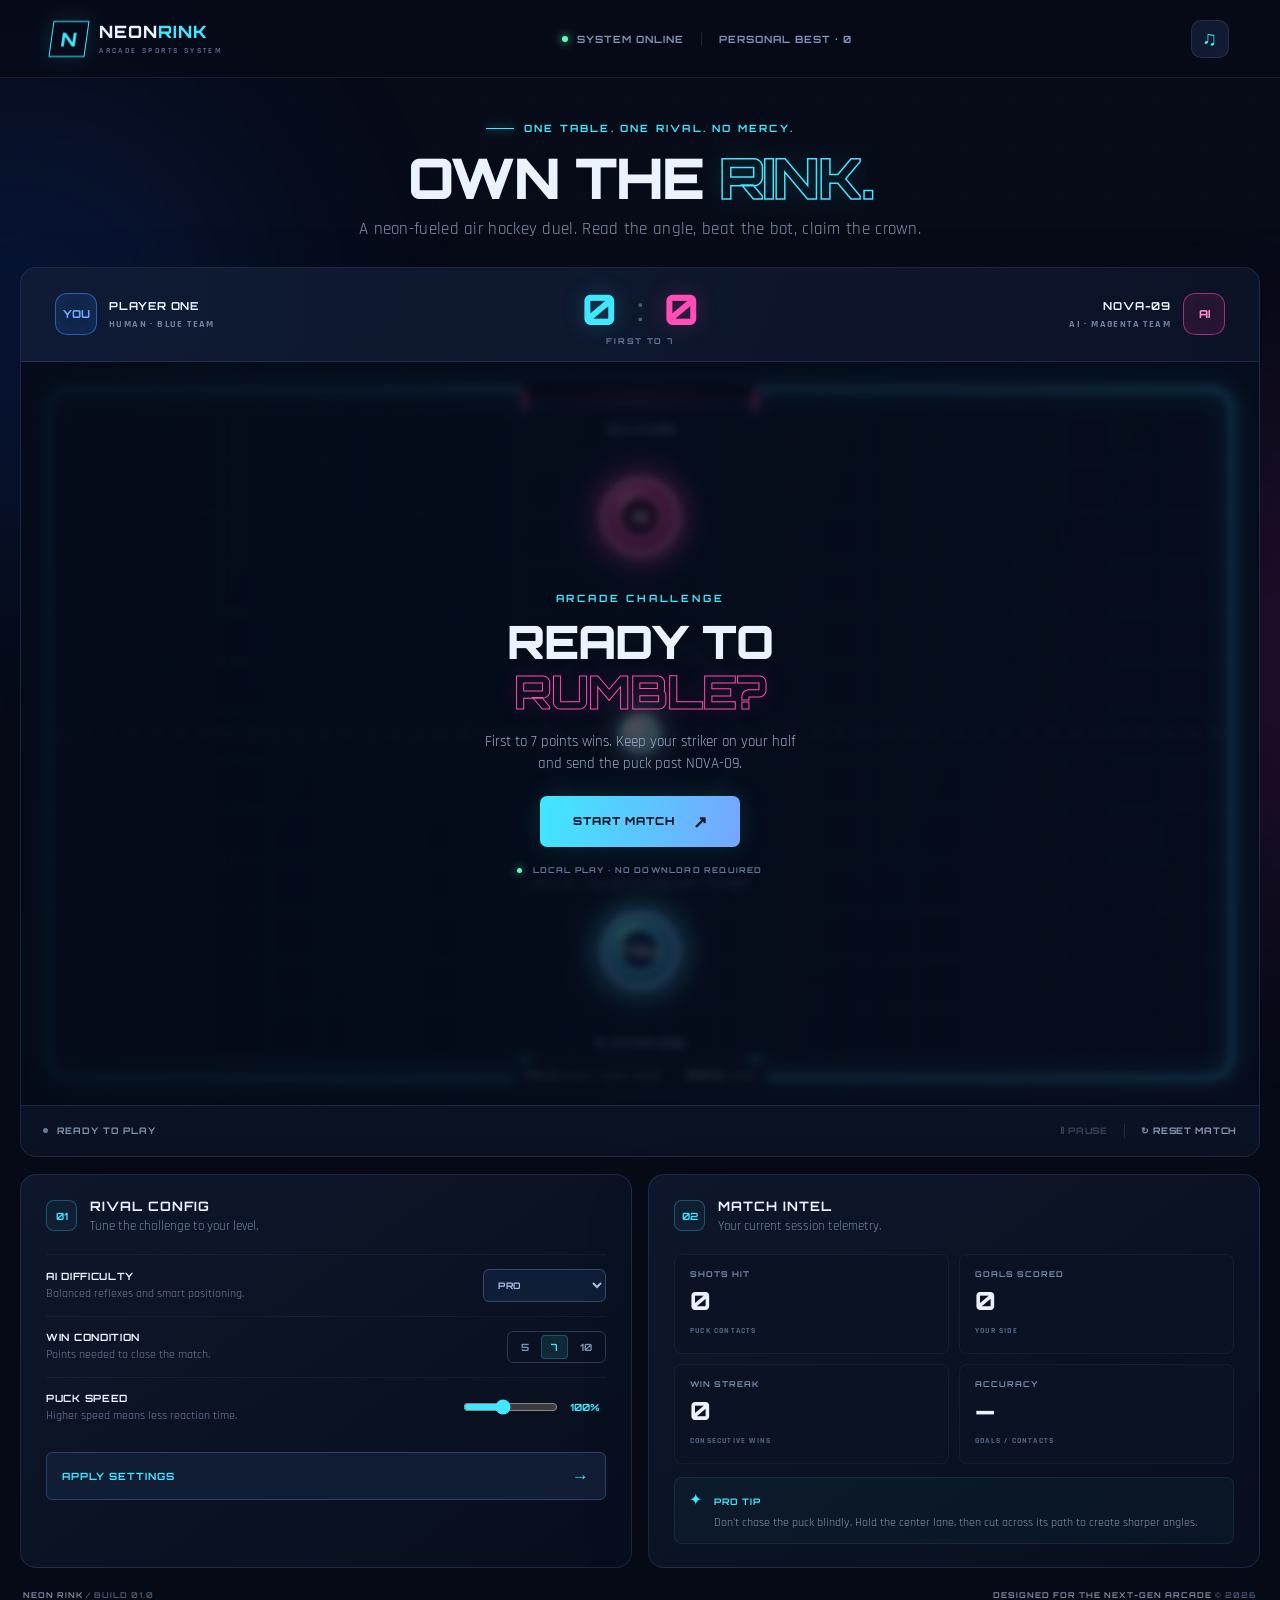
<file: index.html>
<!DOCTYPE html>
<html lang="en">
<head>
  <meta charset="UTF-8" />
  <meta name="viewport" content="width=device-width, initial-scale=1.0" />
  <meta name="theme-color" content="#070b18" />
  <title>NEON RINK — Air Hockey</title>
  <link rel="preconnect" href="https://fonts.googleapis.com">
  <link href="https://fonts.googleapis.com/css2?family=Orbitron:wght@400;500;600;700;800;900&family=Rajdhani:wght@400;500;600;700&display=swap" rel="stylesheet">
  <link rel="stylesheet" href="style.css" />
</head>
<body>
  <div class="ambient ambient-a"></div><div class="ambient ambient-b"></div>
  <header class="topbar">
    <a class="brand" href="#" aria-label="Neon Rink home"><span class="brand-mark">N</span><span>NEON<span class="brand-dim">RINK</span><small>ARCADE SPORTS SYSTEM</small></span></a>
    <div class="top-status"><span class="live-dot"></span> SYSTEM ONLINE <span class="status-divider"></span><span id="bestLabel">PERSONAL BEST · 0</span></div>
    <button class="icon-btn" id="soundToggle" title="Toggle sound" aria-label="Toggle sound"><span id="soundIcon">♫</span></button>
  </header>

  <main class="shell">
    <section class="intro">
      <div class="eyebrow"><span class="eyebrow-line"></span> ONE TABLE. ONE RIVAL. NO MERCY.</div>
      <h1>OWN THE <span>RINK.</span></h1>
      <p class="subtitle">A neon-fueled air hockey duel. Read the angle, beat the bot, claim the crown.</p>
    </section>

    <section class="arena-card">
      <div class="matchbar">
        <div class="player-block player-you"><div class="player-icon">YOU</div><div><span class="player-name">PLAYER ONE</span><span class="player-sub">HUMAN · BLUE TEAM</span></div></div>
        <div class="scoreboard"><div class="score-number" id="playerScore">0</div><div class="score-separator">:</div><div class="score-number bot-score" id="botScore">0</div><div class="score-caption">FIRST TO <span id="targetCaption">7</span></div></div>
        <div class="player-block player-bot"><div><span class="player-name">NOVA-09</span><span class="player-sub">AI · MAGENTA TEAM</span></div><div class="player-icon bot-icon">AI</div></div>
      </div>
      <div class="table-wrap">
        <canvas id="gameCanvas" width="1000" height="600" aria-label="Air hockey game table. Move your mouse or finger to control your blue striker."></canvas>
        <div class="canvas-hint" id="canvasHint"><span class="hint-key">MOVE</span> mouse / touch / WASD <span class="hint-sep">•</span> <span class="hint-key">SPACE</span> pause</div>
        <div class="overlay" id="overlay">
          <div class="overlay-panel">
            <div class="overlay-kicker" id="overlayKicker">ARCADE CHALLENGE</div>
            <div class="overlay-title" id="overlayTitle">READY TO<br><span>RUMBLE?</span></div>
            <p id="overlayText">First to 7 points wins. Keep your striker on your half and send the puck past NOVA-09.</p>
            <button class="primary-btn" id="startBtn"><span id="startBtnText">START MATCH</span><span class="btn-arrow">↗</span></button>
            <div class="overlay-foot"><span class="mini-dot"></span> LOCAL PLAY · NO DOWNLOAD REQUIRED</div>
          </div>
        </div>
        <div class="goal-flash" id="goalFlash">GOAL!</div>
      </div>
      <div class="arena-footer">
        <div class="match-state"><span class="state-dot" id="stateDot"></span><span id="stateText">READY TO PLAY</span></div>
        <div class="match-controls"><button class="text-btn" id="pauseBtn" disabled>Ⅱ PAUSE</button><span class="control-divider"></span><button class="text-btn" id="resetBtn">↻ RESET MATCH</button></div>
      </div>
    </section>

    <section class="lower-grid">
      <div class="control-card">
        <div class="section-head"><span class="section-index">01</span><div><h2>RIVAL CONFIG</h2><p>Tune the challenge to your level.</p></div></div>
        <div class="setting-row"><div><span class="setting-title">AI DIFFICULTY</span><span class="setting-note" id="difficultyDesc">Balanced reflexes and smart positioning.</span></div><select id="difficulty"><option value="rookie">ROOKIE</option><option value="pro" selected>PRO</option><option value="elite">ELITE</option><option value="nightmare">NIGHTMARE</option></select></div>
        <div class="setting-row"><div><span class="setting-title">WIN CONDITION</span><span class="setting-note">Points needed to close the match.</span></div><div class="segmented" id="targetPicker"><button data-target="5">5</button><button class="active" data-target="7">7</button><button data-target="10">10</button></div></div>
        <div class="setting-row"><div><span class="setting-title">PUCK SPEED</span><span class="setting-note">Higher speed means less reaction time.</span></div><div class="speed-control"><input id="speedRange" type="range" min="80" max="130" value="100"><span id="speedValue">100%</span></div></div>
        <button class="apply-btn" id="applyBtn">APPLY SETTINGS <span>→</span></button>
      </div>
      <div class="stats-card">
        <div class="section-head"><span class="section-index">02</span><div><h2>MATCH INTEL</h2><p>Your current session telemetry.</p></div></div>
        <div class="stat-grid"><div class="stat"><span class="stat-label">SHOTS HIT</span><strong id="shotsStat">0</strong><span class="stat-foot">PUCK CONTACTS</span></div><div class="stat"><span class="stat-label">GOALS SCORED</span><strong id="goalsStat">0</strong><span class="stat-foot">YOUR SIDE</span></div><div class="stat"><span class="stat-label">WIN STREAK</span><strong id="streakStat">0</strong><span class="stat-foot">CONSECUTIVE WINS</span></div><div class="stat"><span class="stat-label">ACCURACY</span><strong id="accuracyStat">—</strong><span class="stat-foot">GOALS / CONTACTS</span></div></div>
        <div class="tip-box"><span class="tip-icon">✦</span><div><strong>PRO TIP</strong><p>Don't chase the puck blindly. Hold the center lane, then cut across its path to create sharper angles.</p></div></div>
      </div>
    </section>
    <footer class="page-footer"><span>NEON RINK <span class="footer-muted">/ BUILD 01.0</span></span><span>DESIGNED FOR THE NEXT-GEN ARCADE <span class="footer-muted">© 2026</span></span></footer>
  </main>
  <script src="game.js"></script>
</body>
</html>
</file>
<file: style.css>
@import url('https://fonts.googleapis.com/css2?family=Orbitron:wght@400;500;600;700;800;900&family=Rajdhani:wght@400;500;600;700&display=swap');
:root{--bg:#070b18;--panel:#0c1326;--panel2:#0a1020;--line:rgba(125,159,222,.16);--muted:#71809f;--text:#eaf3ff;--cyan:#40e7ff;--blue:#4a83ff;--pink:#ff4db8;--green:#5dffbd}
*{box-sizing:border-box}html{scroll-behavior:smooth}body{margin:0;background:var(--bg);color:var(--text);font-family:'Rajdhani',sans-serif;min-height:100vh;overflow-x:hidden}body:before{content:"";position:fixed;inset:0;pointer-events:none;opacity:.17;background-image:linear-gradient(rgba(83,123,198,.13) 1px,transparent 1px),linear-gradient(90deg,rgba(83,123,198,.13) 1px,transparent 1px);background-size:48px 48px;mask-image:linear-gradient(to bottom,black,transparent 90%)}.ambient{position:fixed;width:480px;height:480px;filter:blur(120px);border-radius:50%;opacity:.13;pointer-events:none}.ambient-a{background:#125cff;top:80px;left:-220px}.ambient-b{background:#d526ad;right:-250px;top:420px}.topbar{height:78px;padding:0 clamp(18px,4vw,64px);display:flex;align-items:center;justify-content:space-between;border-bottom:1px solid rgba(126,159,218,.12);position:relative;z-index:2;background:rgba(7,11,24,.78);backdrop-filter:blur(18px)}.brand{display:flex;gap:12px;align-items:center;text-decoration:none;color:var(--text);font:800 17px 'Orbitron',sans-serif;letter-spacing:1px}.brand-mark{width:36px;height:36px;border:1px solid var(--cyan);color:var(--cyan);display:grid;place-items:center;transform:skew(-8deg);box-shadow:0 0 20px #40e7ff24;font-size:19px}.brand-dim{color:var(--cyan)}.brand small{display:block;font:600 8px 'Rajdhani',sans-serif;letter-spacing:2.4px;color:#617395;margin-top:4px}.top-status{font:700 10px 'Orbitron',sans-serif;letter-spacing:1px;color:#8092b4;display:flex;align-items:center;gap:9px}.live-dot,.state-dot,.mini-dot{display:inline-block;width:6px;height:6px;background:var(--green);border-radius:50%;box-shadow:0 0 10px var(--green)}.status-divider{height:14px;width:1px;background:var(--line);margin:0 8px}.icon-btn{background:#111a30;border:1px solid var(--line);width:38px;height:38px;border-radius:10px;color:var(--cyan);font-size:20px;cursor:pointer;transition:.2s}.icon-btn:hover{border-color:var(--cyan);transform:translateY(-2px)}.shell{width:min(1240px,calc(100% - 36px));margin:0 auto;position:relative;z-index:1}.intro{text-align:center;padding:44px 0 27px}.eyebrow{display:flex;justify-content:center;align-items:center;gap:10px;color:var(--cyan);font:700 10px 'Orbitron',sans-serif;letter-spacing:2.2px}.eyebrow-line{height:1px;width:28px;background:var(--cyan);box-shadow:0 0 10px var(--cyan)}h1{font:900 clamp(32px,5vw,56px)/1.12 'Orbitron',sans-serif;letter-spacing:-2px;margin:13px 0 8px}h1 span{color:transparent;-webkit-text-stroke:1.5px var(--cyan);text-shadow:0 0 28px #40e7ff24}.subtitle{font-size:17px;color:#8392b0;margin:0;letter-spacing:.3px}.arena-card,.control-card,.stats-card{background:linear-gradient(145deg,rgba(14,23,44,.97),rgba(8,14,29,.98));border:1px solid var(--line);border-radius:16px;box-shadow:0 24px 70px #00000020;overflow:hidden}.matchbar{height:94px;display:flex;align-items:center;justify-content:space-between;padding:14px clamp(16px,3vw,34px);background:linear-gradient(90deg,#101d39aa,#0b1328aa);border-bottom:1px solid var(--line)}.player-block{display:flex;align-items:center;gap:12px;min-width:190px}.player-bot{justify-content:flex-end;text-align:right}.player-icon{width:42px;height:42px;border:1px solid #438eff8a;background:#1c4c9c35;color:#70a8ff;display:grid;place-items:center;border-radius:12px;font:800 11px 'Orbitron',sans-serif;box-shadow:inset 0 0 20px #478bff12}.bot-icon{border-color:#ff4db88a;background:#9e236b26;color:#ff8bd0;box-shadow:inset 0 0 20px #ff4db812}.player-name{display:block;font:700 11px 'Orbitron',sans-serif;letter-spacing:.8px}.player-sub{display:block;font:700 10px 'Rajdhani',sans-serif;letter-spacing:1.4px;color:#71809f;margin-top:5px}.scoreboard{display:flex;align-items:center;gap:20px;position:relative;padding-bottom:10px}.score-number{font:800 42px 'Orbitron',sans-serif;color:var(--cyan);text-shadow:0 0 22px #40e7ff42;min-width:35px;text-align:center}.bot-score{color:var(--pink);text-shadow:0 0 22px #ff4db842}.score-separator{color:#50607e;font:500 30px 'Orbitron',sans-serif}.score-caption{position:absolute;bottom:-1px;left:0;right:0;text-align:center;font:700 8px 'Orbitron',sans-serif;color:#687999;letter-spacing:1.7px}.table-wrap{position:relative;background:#070f1d;line-height:0;overflow:hidden}canvas{display:block;width:100%;height:auto;aspect-ratio:5/3;touch-action:none;cursor:crosshair}.canvas-hint{position:absolute;bottom:14px;left:50%;transform:translateX(-50%);background:#071020b8;border:1px solid #5a75a02e;border-radius:7px;padding:8px 13px;color:#8295b8;font:600 10px 'Rajdhani',sans-serif;letter-spacing:.5px;white-space:nowrap;pointer-events:none;backdrop-filter:blur(10px)}.hint-key{color:#b7c7e6;font:700 9px 'Orbitron',sans-serif}.hint-sep{padding:0 8px;color:#3f5275}.overlay{position:absolute;inset:0;display:grid;place-items:center;background:linear-gradient(90deg,rgba(4,9,21,.87),rgba(4,9,21,.58));backdrop-filter:blur(4px);transition:opacity .35s,visibility .35s}.overlay.hidden{opacity:0;visibility:hidden;pointer-events:none}.overlay-panel{width:min(390px,90%);text-align:center;padding:24px}.overlay-kicker{font:700 10px 'Orbitron',sans-serif;color:var(--cyan);letter-spacing:2.8px;margin-bottom:12px}.overlay-title{font:900 clamp(30px,4vw,46px)/1.1 'Orbitron',sans-serif;letter-spacing:-1px}.overlay-title span{color:transparent;-webkit-text-stroke:1px var(--pink);text-shadow:0 0 24px #ff4db824}.overlay-panel p{font-size:15px;color:#9aabc9;line-height:1.5;margin:14px auto 20px;max-width:330px}.primary-btn{border:0;cursor:pointer;color:#04111d;background:linear-gradient(100deg,var(--cyan),#76a6ff);font:800 11px 'Orbitron',sans-serif;letter-spacing:1px;padding:15px 21px;border-radius:7px;min-width:200px;box-shadow:0 0 28px #40e7ff25;transition:.2s;display:inline-flex;align-items:center;justify-content:center;gap:18px}.primary-btn:hover{transform:translateY(-3px);box-shadow:0 8px 30px #40e7ff35}.btn-arrow{font-size:17px}.overlay-foot{font:700 8px 'Orbitron',sans-serif;color:#657899;letter-spacing:1.2px;margin-top:18px}.mini-dot{width:5px;height:5px;margin-right:7px}.goal-flash{position:absolute;left:50%;top:50%;transform:translate(-50%,-50%) scale(.7);font:900 clamp(34px,7vw,70px) 'Orbitron',sans-serif;color:white;text-shadow:0 0 15px var(--cyan),0 0 45px var(--cyan);opacity:0;pointer-events:none}.goal-flash.show{animation:goalPop .8s ease-out}@keyframes goalPop{0%{opacity:0;transform:translate(-50%,-50%) scale(.6)}25%{opacity:1;transform:translate(-50%,-50%) scale(1.1)}70%{opacity:1}100%{opacity:0;transform:translate(-50%,-60%) scale(1.2)}}.arena-footer{height:51px;display:flex;align-items:center;justify-content:space-between;padding:0 22px;background:#0a1224;border-top:1px solid var(--line)}.match-state{display:flex;align-items:center;gap:9px;color:#8394b2;font:700 9px 'Orbitron',sans-serif;letter-spacing:1px}.state-dot{width:5px;height:5px;background:#667895;box-shadow:none}.state-dot.active{background:var(--green);box-shadow:0 0 8px var(--green)}.match-controls{display:flex;align-items:center;gap:16px}.text-btn{background:none;border:0;color:#8b9ab7;font:700 9px 'Orbitron',sans-serif;letter-spacing:.7px;cursor:pointer;padding:8px 0;transition:.2s}.text-btn:hover:not(:disabled){color:var(--cyan)}.text-btn:disabled{opacity:.35;cursor:not-allowed}.control-divider{height:14px;width:1px;background:var(--line)}.lower-grid{display:grid;grid-template-columns:1fr 1fr;gap:16px;margin-top:17px}.control-card,.stats-card{padding:23px 25px}.section-head{display:flex;gap:13px;align-items:center;margin-bottom:20px}.section-index{width:31px;height:31px;display:grid;place-items:center;border:1px solid #40e7ff45;background:#40e7ff0b;color:var(--cyan);font:700 10px 'Orbitron',sans-serif;border-radius:8px}.section-head h2{font:700 13px 'Orbitron',sans-serif;letter-spacing:1px;margin:0 0 4px}.section-head p{font-size:13px;color:#7788a8;margin:0}.setting-row{display:flex;align-items:center;justify-content:space-between;gap:14px;padding:14px 0;border-top:1px solid #7e9fda14}.setting-title{display:block;font:700 10px 'Orbitron',sans-serif;letter-spacing:.7px}.setting-note{display:block;color:#71809f;font-size:12px;margin-top:4px;max-width:220px}.select-wrap{position:relative}select{background:#101d36;border:1px solid #33496c;color:#a9c2eb;padding:9px 25px 9px 10px;border-radius:6px;font:700 9px 'Orbitron',sans-serif;letter-spacing:.5px;outline:none;cursor:pointer}select:focus{border-color:var(--cyan)}select option{background:#0c1326}.segmented{display:flex;border:1px solid #273956;border-radius:6px;padding:3px;gap:2px}.segmented button{border:0;background:transparent;color:#7e90b0;padding:6px 10px;border-radius:4px;font:700 10px 'Orbitron',sans-serif;cursor:pointer}.segmented button.active{background:#40e7ff1c;color:var(--cyan);box-shadow:inset 0 0 0 1px #40e7ff38}.speed-control{display:flex;align-items:center;gap:10px;min-width:145px}input[type=range]{width:95px;accent-color:var(--cyan);cursor:pointer}#speedValue{font:700 10px 'Orbitron',sans-serif;color:var(--cyan);min-width:36px}.apply-btn{width:100%;display:flex;justify-content:space-between;align-items:center;margin-top:15px;padding:12px 15px;background:#101d35;border:1px solid #2a4267;border-radius:6px;color:var(--cyan);font:700 10px 'Orbitron',sans-serif;letter-spacing:1px;cursor:pointer;transition:.2s}.apply-btn:hover{background:#142544;border-color:var(--cyan)}.apply-btn span{font-size:17px}.stat-grid{display:grid;grid-template-columns:1fr 1fr;gap:10px}.stat{padding:14px 15px;background:#0a1224;border:1px solid #7e9fda15;border-radius:8px;min-height:91px}.stat-label{display:block;font:700 8px 'Orbitron',sans-serif;letter-spacing:1px;color:#7789aa}.stat strong{display:block;font:800 25px 'Orbitron',sans-serif;color:var(--text);margin:6px 0 2px}.stat-foot{font:700 8px 'Rajdhani',sans-serif;letter-spacing:1.2px;color:#536583}.tip-box{display:flex;gap:12px;align-items:flex-start;margin-top:13px;padding:12px 14px;background:#40e7ff08;border:1px solid #40e7ff18;border-radius:8px}.tip-icon{font-size:16px;color:var(--cyan)}.tip-box strong{font:700 9px 'Orbitron',sans-serif;color:var(--cyan);letter-spacing:1px}.tip-box p{font-size:12px;color:#8798b7;margin:4px 0 0;line-height:1.35}.page-footer{display:flex;justify-content:space-between;padding:22px 3px 27px;color:#7585a2;font:700 8px 'Orbitron',sans-serif;letter-spacing:1px}.footer-muted{color:#455674}.toast{position:fixed;bottom:22px;left:50%;transform:translateX(-50%) translateY(20px);opacity:0;background:#101d35;border:1px solid #40e7ff55;color:var(--cyan);padding:11px 16px;border-radius:8px;font:700 10px 'Orbitron',sans-serif;z-index:10;transition:.25s;pointer-events:none}.toast.show{opacity:1;transform:translateX(-50%) translateY(0)}
@media(max-width:760px){.topbar{height:65px;padding:0 16px}.top-status{font-size:8px;letter-spacing:.4px}.top-status .status-divider,#bestLabel{display:none}.shell{width:calc(100% - 22px)}.intro{padding:32px 0 21px}.subtitle{font-size:15px;max-width:330px;margin:auto}.matchbar{height:80px;padding:10px 12px}.player-block{min-width:0;gap:7px}.player-icon{width:32px;height:32px;font-size:9px;border-radius:8px}.player-name{font-size:8px;letter-spacing:.3px}.player-sub{font-size:8px;letter-spacing:.5px}.scoreboard{gap:9px}.score-number{font-size:29px;min-width:22px}.score-separator{font-size:20px}.canvas-hint{font-size:8px;bottom:5px;padding:5px 7px}.hint-key{font-size:7px}.overlay-panel{padding:10px}.overlay-panel p{font-size:12px;margin:8px auto 12px}.overlay-kicker{font-size:8px;margin-bottom:7px}.primary-btn{padding:11px 14px;min-width:170px;font-size:9px}.overlay-foot{font-size:7px;margin-top:10px}.arena-footer{padding:0 12px;height:46px}.match-state,.text-btn{font-size:8px;letter-spacing:.2px}.match-controls{gap:9px}.lower-grid{grid-template-columns:1fr;gap:12px;margin-top:12px}.control-card,.stats-card{padding:18px}.page-footer{font-size:7px;gap:12px;line-height:1.5}.page-footer span:last-child{text-align:right}.setting-note{max-width:190px}.speed-control{min-width:125px}.stat{min-height:84px;padding:12px}.stat strong{font-size:22px}}
@media(max-width:390px){.brand{font-size:14px;gap:8px}.brand-mark{width:31px;height:31px}.top-status{display:none}.player-sub{display:none}.scoreboard{gap:6px}.score-number{font-size:25px}.player-icon{width:28px;height:28px}.match-controls{gap:7px}.text-btn{font-size:7px}.control-divider{display:none}.setting-row{gap:7px}.setting-title{font-size:9px}.setting-note{font-size:11px;max-width:160px}select{padding:8px 18px 8px 7px;font-size:8px}.segmented button{padding:6px 8px}.speed-control{min-width:112px}input[type=range]{width:75px}}
</file>
